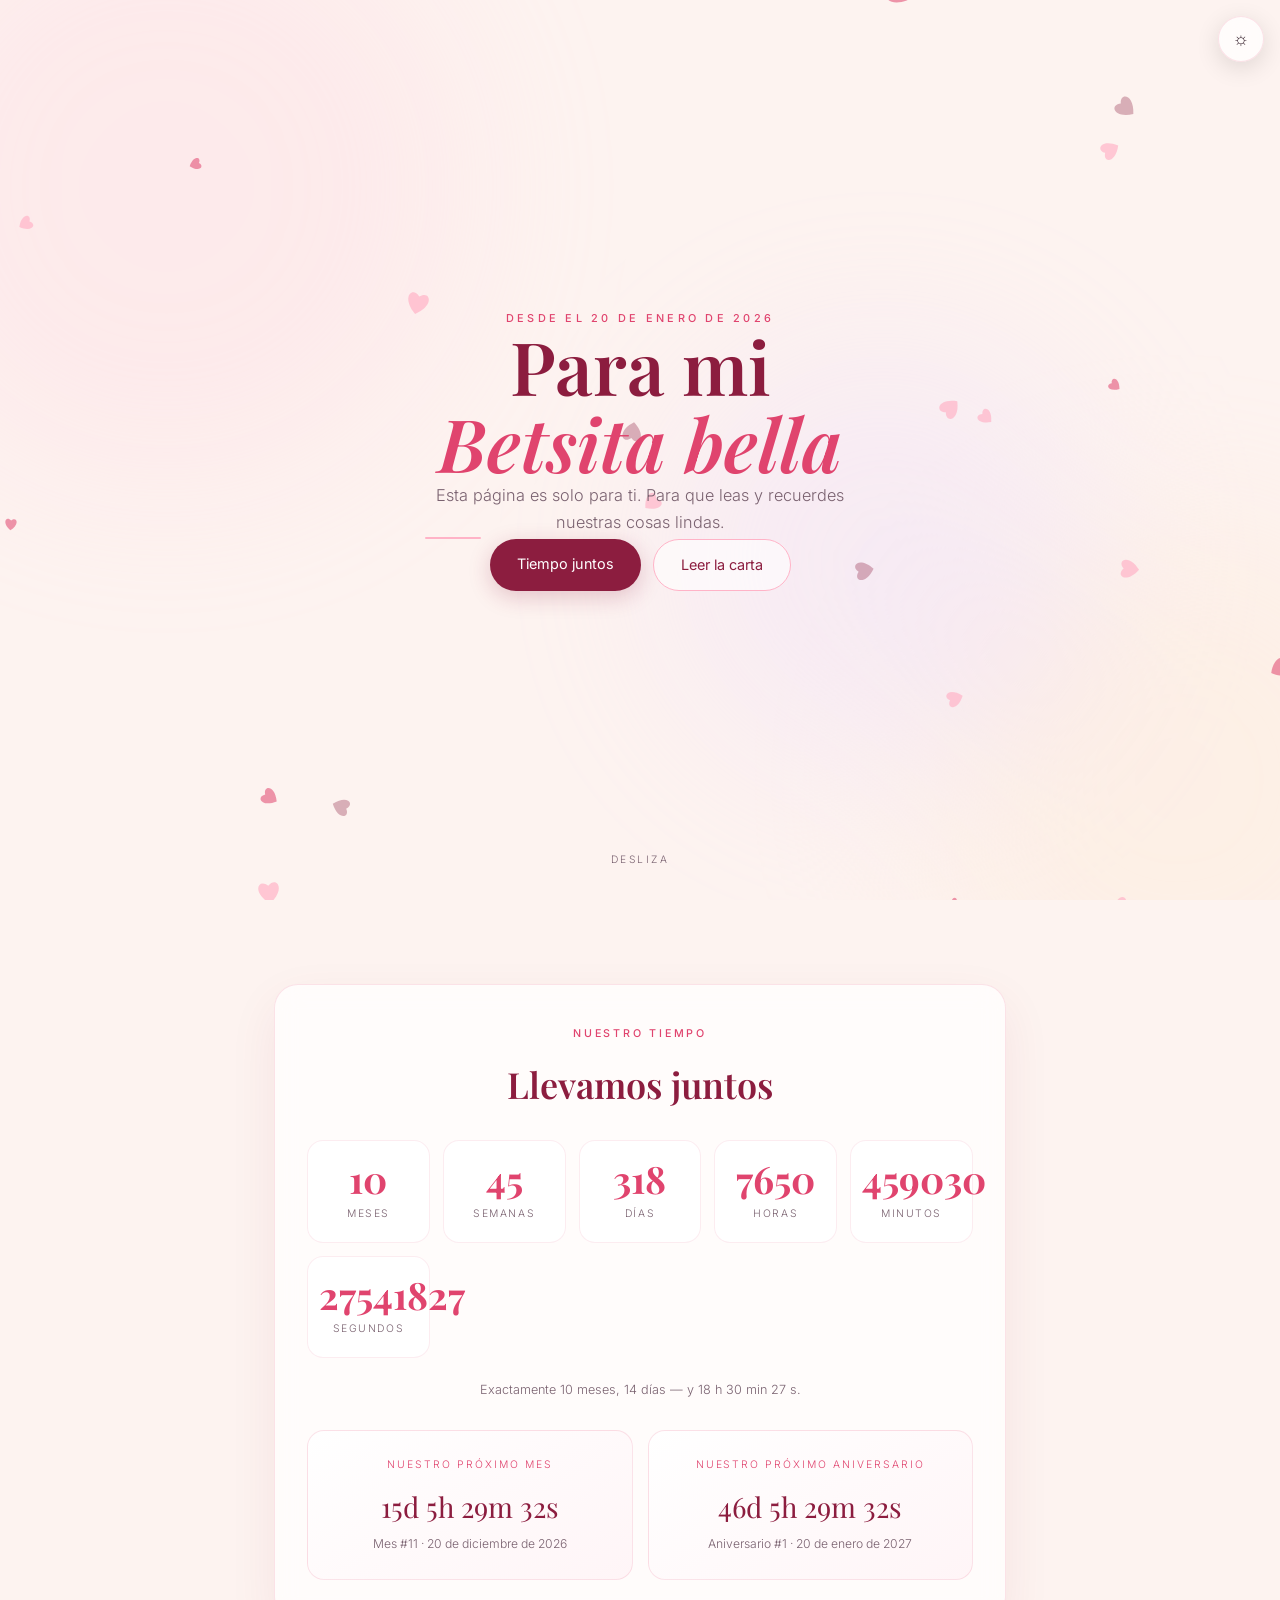
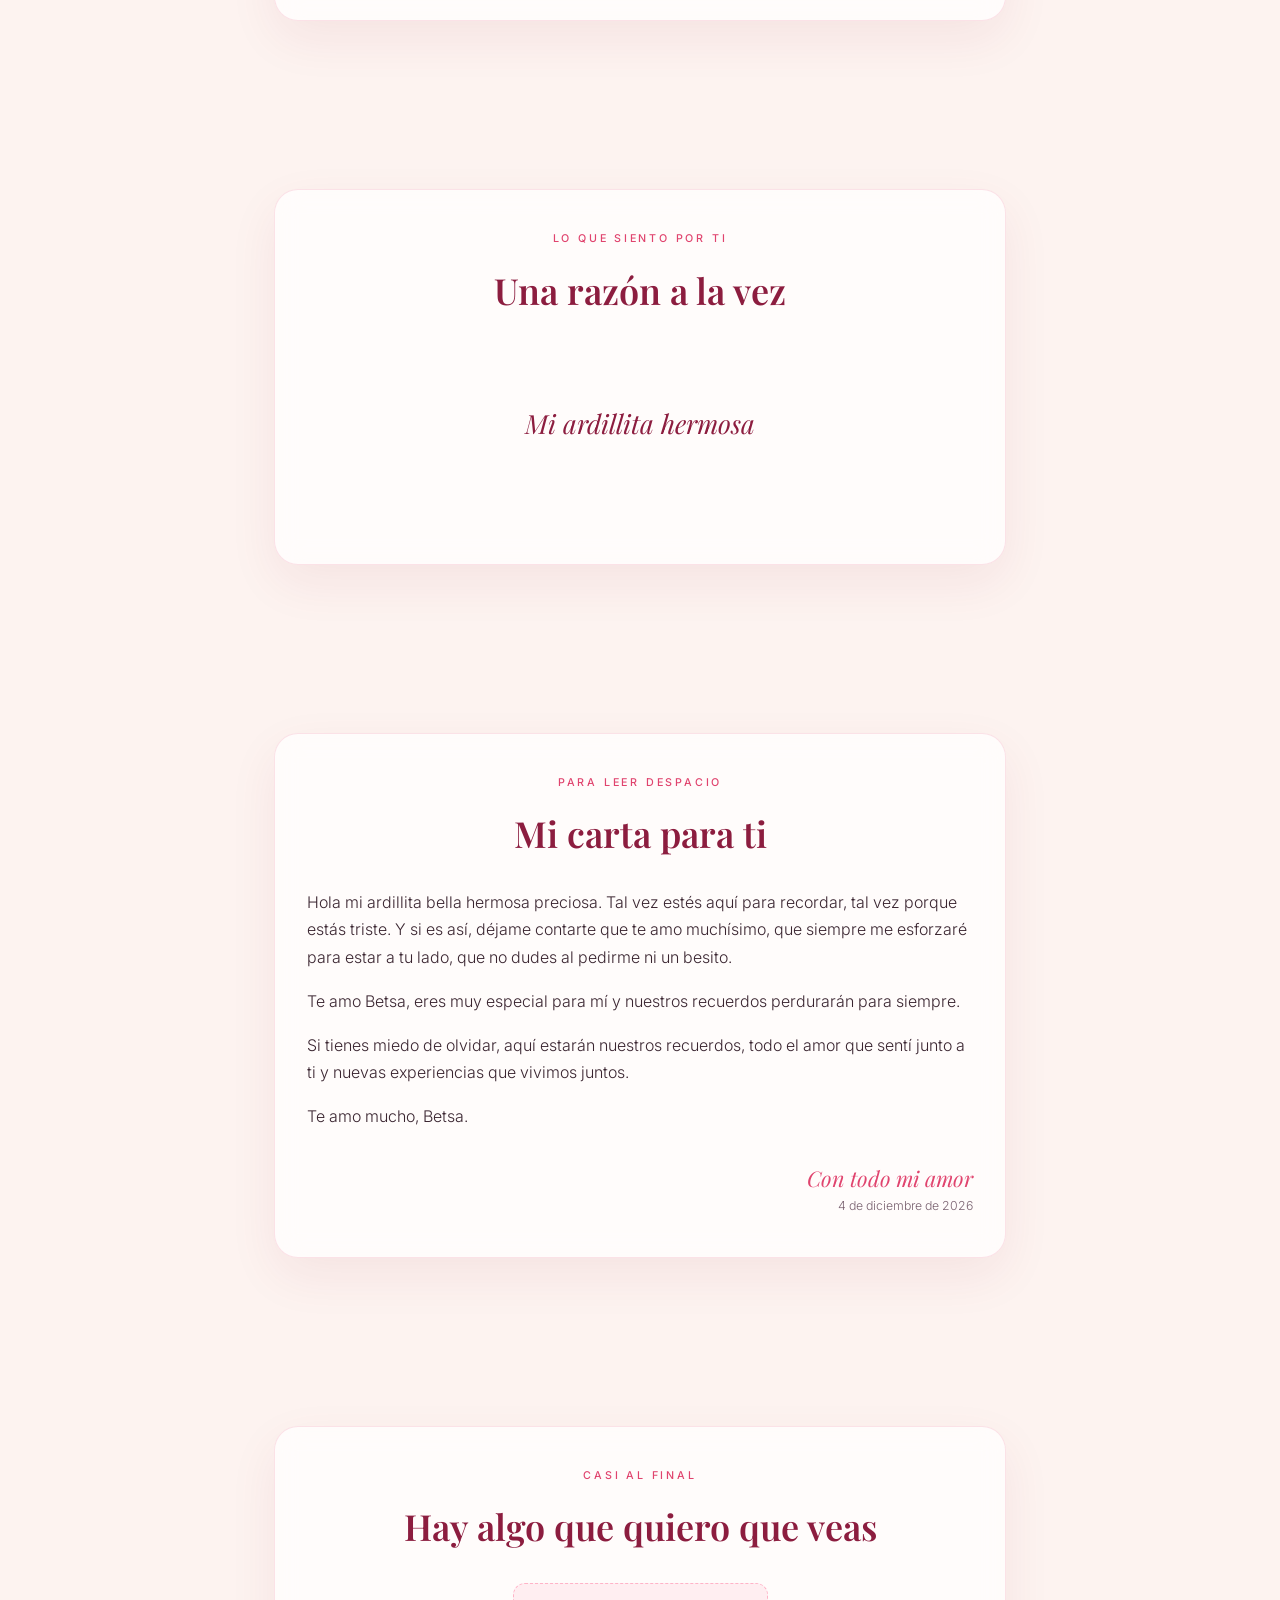
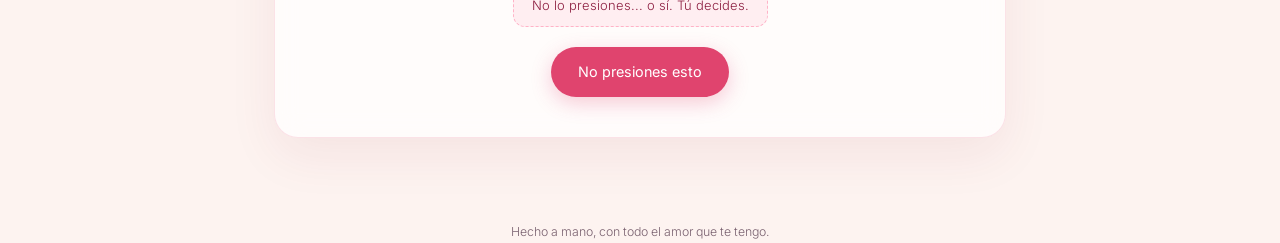
<file: index.html>
<!DOCTYPE html>
<html lang="es" data-tema="dia">
<head>
<meta charset="UTF-8">
<meta name="viewport" content="width=device-width, initial-scale=1.0">
<title>Para Betsa</title>

<!-- Lo que se ve al compartir el link (WhatsApp, etc.) -->
<meta name="description" content="Una página hecha a mano, solo para ti.">
<meta property="og:type" content="website">
<meta property="og:title" content="Para Betsa">
<meta property="og:description" content="Una página hecha a mano, solo para ti.">
<meta property="og:locale" content="es_CL">
<meta name="theme-color" content="#fdf3f0">

<link rel="preconnect" href="https://fonts.googleapis.com">
<link rel="preconnect" href="https://fonts.gstatic.com" crossorigin>
<link href="https://fonts.googleapis.com/css2?family=Playfair+Display:ital,wght@0,600;1,600&family=Inter:wght@300;400;500&family=Cormorant+Garamond:ital,wght@0,600;1,600&family=Outfit:wght@200;300;400;500&display=swap" rel="stylesheet">

<!-- Anti-parpadeo: aplica el tema guardado ANTES de pintar nada -->
<script>
(function () {
  try {
    var guardado = localStorage.getItem("betsa-tema");
    if (guardado) {
      document.documentElement.dataset.tema = guardado;
    } else if (window.matchMedia && window.matchMedia("(prefers-color-scheme: dark)").matches) {
      document.documentElement.dataset.tema = "noche";
    }
  } catch (e) { /* localStorage bloqueado: se queda en dia */ }
})();
</script>

<style>
/* ==========================================================================
   TEMA DIA (por defecto)
   ========================================================================== */
:root{
  --vino:#8c1d3f; --rosa:#e0446e; --rosa-claro:#ffb3c7;
  --fondo:#fdf3f0; --carbon:#3a2530; --gris:#7a6270;
  --tarjeta:rgba(255,255,255,.74); --tarjeta-borde:rgba(224,68,110,.14);
  --dato-fondo:#fff; --dato-borde:rgba(224,68,110,.1);
  --reg-fondo:linear-gradient(150deg,#fff,#fff5f7);
  --aviso-fondo:rgba(255,179,199,.2);
  --aviso-borde:var(--rosa-claro); --aviso-texto:var(--vino);
  --titulo-color:var(--vino); --texto-carta:var(--carbon);
  --sombra:0 18px 50px rgba(140,29,63,.07);
  --btn-fantasma-fondo:rgba(255,255,255,.6);
  --aurora-opacidad:.5; --estrellas-opacidad:0;
  --acento-degradado:none; --acento-color:var(--rosa);
  --tipo-titulo:"Playfair Display",Georgia,serif;
  --tipo-cuerpo:Inter,system-ui,sans-serif;
}

/* ==========================================================================
   TEMA NOCHE — sobrescribe solo las variables
   ========================================================================== */
[data-tema="noche"]{
  --vino:#ff6b9d; --rosa:#ff6b9d; --rosa-claro:#c9316b;
  --fondo:#0d0810; --carbon:#f4eaf0; --gris:#a893a6;
  --tarjeta:rgba(255,255,255,.045); --tarjeta-borde:rgba(255,120,160,.2);
  --dato-fondo:rgba(255,255,255,.03); --dato-borde:rgba(255,255,255,.07);
  --reg-fondo:linear-gradient(160deg,rgba(255,107,157,.09),rgba(255,255,255,.02));
  --aviso-fondo:rgba(255,107,157,.07);
  --aviso-borde:rgba(255,120,160,.3); --aviso-texto:#ff9ec0;
  --titulo-color:#fff; --texto-carta:#e8dbe4;
  --sombra:0 20px 60px rgba(0,0,0,.5);
  --btn-fantasma-fondo:rgba(255,255,255,.03);
  --aurora-opacidad:0; --estrellas-opacidad:.5;
  --acento-color:#ff6b9d;
  --tipo-titulo:"Cormorant Garamond",Georgia,serif;
  --tipo-cuerpo:Outfit,system-ui,sans-serif;
}

/* RESET */
*{margin:0;padding:0;box-sizing:border-box}
html{scroll-behavior:smooth}

body{
  font-family:var(--tipo-cuerpo);font-weight:300;background:var(--fondo);color:var(--carbon);
  line-height:1.7;overflow-x:hidden;-webkit-font-smoothing:antialiased;
  transition:background .45s ease,color .45s ease;
}

/* --- FONDO DIA: aurora --- */
.aurora{position:fixed;inset:0;z-index:0;pointer-events:none;overflow:hidden;opacity:var(--aurora-opacidad);transition:opacity .45s ease}
.aurora i{position:absolute;display:block;border-radius:50%;filter:blur(80px);opacity:.5;animation:flotar 18s ease-in-out infinite alternate}
.aurora i:nth-child(1){width:46vw;height:46vw;background:#ffd0dd;top:-12%;left:-10%}
.aurora i:nth-child(2){width:40vw;height:40vw;background:#ffe6c9;bottom:-15%;right:-12%;animation-delay:-6s}
.aurora i:nth-child(3){width:34vw;height:34vw;background:#e8d5ff;top:38%;left:52%;animation-delay:-11s}
@keyframes flotar{from{transform:translate3d(0,0,0) scale(1)}to{transform:translate3d(4%,-6%,0) scale(1.15)}}

/* --- FONDO NOCHE: estrellas --- */
.estrellas{position:fixed;inset:0;z-index:0;pointer-events:none;overflow:hidden;opacity:var(--estrellas-opacidad);transition:opacity .45s ease;
  background:radial-gradient(120% 80% at 50% -10%, #2a1226 0%, transparent 60%),
             radial-gradient(90% 70% at 85% 110%, #3a1030 0%, transparent 55%)}
.estrellas::after{content:"";position:absolute;inset:0;
  background-image:radial-gradient(1.2px 1.2px at 20% 30%,#fff,transparent),
    radial-gradient(1px 1px at 70% 15%,#ffd9e6,transparent),
    radial-gradient(1.4px 1.4px at 45% 65%,#fff,transparent),
    radial-gradient(1px 1px at 88% 45%,#ffe4ee,transparent),
    radial-gradient(1.1px 1.1px at 12% 80%,#fff,transparent),
    radial-gradient(1px 1px at 60% 88%,#ffc9dd,transparent),
    radial-gradient(1.3px 1.3px at 33% 12%,#fff,transparent),
    radial-gradient(1px 1px at 78% 72%,#fff,transparent);
  animation:centellear 5s ease-in-out infinite alternate}
@keyframes centellear{from{opacity:.28}to{opacity:.6}}

canvas#petalos{position:fixed;inset:0;z-index:0;pointer-events:none;transition:opacity .45s ease}

.wrap{position:relative;z-index:2;max-width:780px;margin:0 auto;padding:0 24px}

/* --- BOTON TEMA --- */
.toggle{
  position:fixed;top:16px;right:16px;z-index:20;
  width:46px;height:46px;border-radius:50%;cursor:pointer;
  display:flex;align-items:center;justify-content:center;font-size:1.15rem;
  background:var(--tarjeta);border:1px solid var(--tarjeta-borde);color:var(--carbon);
  backdrop-filter:blur(10px);box-shadow:0 6px 24px rgba(0,0,0,.12);
  transition:transform .3s,box-shadow .3s,background .45s,border-color .45s,color .45s;
}
.toggle:hover{transform:translateY(-2px);box-shadow:0 0 0 4px rgba(224,68,110,.15),0 10px 28px rgba(140,29,63,.2)}
.toggle:active{transform:scale(.94)}
.toggle:focus-visible{outline:2px solid var(--rosa);outline-offset:3px}
/* El sol solo se ve de dia; la luna, de noche */
.toggle .icono-dia{display:none}
.toggle .icono-noche{display:inline}
[data-tema="dia"] .toggle .icono-dia{display:inline}
[data-tema="dia"] .toggle .icono-noche{display:none}

/* HERO */
.hero{min-height:100svh;display:flex;flex-direction:column;align-items:center;justify-content:center;text-align:center;gap:20px}
.kicker{font-size:.68rem;letter-spacing:.3em;text-transform:uppercase;color:var(--acento-color);font-weight:500;opacity:0;animation:subir .9s .15s forwards}
.hero h1{
  font-family:var(--tipo-titulo);font-weight:600;
  font-size:clamp(2.5rem,10vw,4.6rem);line-height:1.05;color:var(--titulo-color);
  opacity:0;animation:subir .9s .3s forwards
}
.hero h1 em{font-style:italic;color:var(--rosa);display:block}
[data-tema="noche"] .hero h1{
  background:linear-gradient(180deg,#fff,#ff9ec0);-webkit-background-clip:text;background-clip:text;
  -webkit-text-fill-color:transparent;color:#fff
}
.hero .sub{max-width:43ch;color:var(--gris);font-size:1.02rem;opacity:0;animation:subir .9s .45s forwards}
.linea{width:56px;height:2px;background:var(--rosa-claro);border-radius:2px;opacity:0;animation:subir .9s .6s forwards}
.acciones{display:flex;gap:12px;flex-wrap:wrap;justify-content:center;opacity:0;animation:subir .9s .75s forwards}

.btn{display:inline-block;text-decoration:none;font-size:.9rem;font-weight:400;
  padding:13px 27px;border-radius:100px;transition:transform .3s,box-shadow .3s,background .3s,border-color .3s}
.btn-primario{background:var(--vino);color:#fff;box-shadow:0 6px 22px rgba(140,29,63,.22)}
.btn-primario:hover{transform:translateY(-2px);box-shadow:0 0 0 4px rgba(224,68,110,.18),0 12px 32px rgba(140,29,63,.32)}
.btn-fantasma{color:var(--vino);border:1.5px solid var(--rosa-claro);background:var(--btn-fantasma-fondo)}
.btn-fantasma:hover{background:var(--tarjeta);box-shadow:0 0 0 4px rgba(224,68,110,.14)}
.pista{position:absolute;bottom:32px;font-size:.64rem;letter-spacing:.24em;text-transform:uppercase;color:var(--gris);opacity:0;animation:subir .9s 1.05s forwards}

/* SECCIONES */
section{padding:84px 0;scroll-margin-top:20px}
.panel{
  background:var(--tarjeta);border:1px solid var(--tarjeta-borde);border-radius:24px;padding:40px 32px;
  backdrop-filter:blur(14px);box-shadow:var(--sombra);text-align:center;
  transition:background .45s,border-color .45s,box-shadow .45s;
}
.etiqueta{font-size:.67rem;letter-spacing:.26em;text-transform:uppercase;color:var(--acento-color);font-weight:500}
.panel h2{font-family:var(--tipo-titulo);font-weight:600;font-size:clamp(1.6rem,5.2vw,2.25rem);color:var(--titulo-color);margin:11px 0 25px}

/* DATOS */
.rejilla{display:grid;grid-template-columns:repeat(auto-fit,minmax(118px,1fr));gap:13px}
.dato{background:var(--dato-fondo);border:1px solid var(--dato-borde);border-radius:16px;padding:19px 11px;
  transition:border-color .3s,box-shadow .3s,background .45s}
.dato:hover{border-color:var(--rosa-claro);box-shadow:0 0 22px rgba(224,68,110,.16)}
.dato b{display:block;font-family:var(--tipo-titulo);font-size:clamp(1.7rem,6.2vw,2.35rem);line-height:1;color:var(--rosa)}
[data-tema="noche"] .dato b{background:linear-gradient(180deg,#fff,#ff9ec0);-webkit-background-clip:text;background-clip:text;-webkit-text-fill-color:transparent}
.dato span{display:block;font-size:.65rem;letter-spacing:.15em;text-transform:uppercase;color:var(--gris);margin-top:7px}
.nota{font-size:.79rem;color:var(--gris);margin-top:21px}

/* REGRESIVOS */
.regresivos{display:grid;grid-template-columns:repeat(auto-fit,minmax(220px,1fr));gap:15px;margin-top:8px}
.regresivo{background:var(--reg-fondo);border:1px solid var(--tarjeta-borde);border-radius:17px;padding:25px 19px;
  transition:background .45s,border-color .45s}
.regresivo .titulo{font-size:.65rem;letter-spacing:.19em;text-transform:uppercase;color:var(--acento-color)}
.regresivo .tiempo{font-family:var(--tipo-titulo);font-size:1.75rem;color:var(--titulo-color);margin:9px 0 3px;font-variant-numeric:tabular-nums}
.regresivo .pie{font-size:.76rem;color:var(--gris)}

/* FRASE */
.frase-caja{position:relative;min-height:155px;display:flex;align-items:center;justify-content:center;padding:8px}
.frase-caja::before,.frase-caja::after{
  font-family:var(--tipo-titulo);font-size:3.2rem;color:var(--rosa);opacity:0;line-height:0;
  position:absolute;transition:opacity .45s ease}
[data-tema="noche"] .frase-caja::before,[data-tema="noche"] .frase-caja::after{opacity:.3}
.frase-caja::before{content:"«";top:12px;left:0}
.frase-caja::after{content:"»";bottom:-6px;right:0}
#frase{font-family:var(--tipo-titulo);font-style:italic;font-size:clamp(1.15rem,4.5vw,1.65rem);
  color:var(--titulo-color);line-height:1.55;transition:opacity .55s ease,transform .55s ease}
#frase.saliendo{opacity:0;transform:translateY(-8px)}
.puntos{display:flex;gap:6px;justify-content:center;margin-top:23px;flex-wrap:wrap}
.puntos i{width:5px;height:5px;border-radius:50%;background:var(--rosa-claro);transition:all .4s}
.puntos i.on{background:var(--rosa);transform:scale(1.5)}
[data-tema="noche"] .puntos i.on{box-shadow:0 0 10px var(--rosa)}

/* CARTA */
.carta-texto{text-align:left;display:grid;gap:17px;color:var(--texto-carta);font-size:1rem}
.carta-texto p{padding-left:0}
[data-tema="noche"] .carta-texto p{border-left:2px solid rgba(255,107,157,.28);padding-left:16px}
.firma{font-family:var(--tipo-titulo);font-style:italic;font-size:1.35rem;color:var(--rosa);text-align:right;margin-top:29px}
.fecha-carta{text-align:right;font-size:.77rem;color:var(--gris)}

/* SECRETO */
.aviso{display:inline-block;background:var(--aviso-fondo);border:1px dashed var(--aviso-borde);color:var(--aviso-texto);
  font-size:.81rem;padding:10px 18px;border-radius:12px;margin-bottom:20px;transition:background .45s,color .45s,border-color .45s}
.btn-secreto{background:var(--rosa);color:#fff;box-shadow:0 6px 20px rgba(224,68,110,.28)}
.btn-secreto:hover{transform:translateY(-2px);box-shadow:0 0 0 4px rgba(224,68,110,.2),0 12px 32px rgba(224,68,110,.36)}
[data-tema="noche"] .btn-secreto{box-shadow:0 0 28px rgba(255,107,157,.35)}
[data-tema="noche"] .btn-secreto:hover{box-shadow:0 0 0 4px rgba(255,107,157,.16),0 0 44px rgba(255,107,157,.6)}

footer{text-align:center;padding:48px 20px;font-size:.77rem;color:var(--gris);position:relative;z-index:2}

@keyframes subir{from{opacity:0;transform:translateY(22px)}to{opacity:1;transform:translateY(0)}}
@media (prefers-reduced-motion:reduce){
  *{animation:none!important;transition:none!important}
  .aurora i{animation:none}
}
@media(max-width:520px){
  section{padding:62px 0}
  .panel{padding:30px 20px;border-radius:20px}
  .hero{gap:17px}
  .toggle{top:12px;right:12px;width:42px;height:42px}
}
</style>
</head>
<body>

<!-- Fondos (uno se muestra segun el tema) -->
<div class="aurora"><i></i><i></i><i></i></div>
<div class="estrellas"></div>
<canvas id="petalos"></canvas>

<button class="toggle" id="toggleTema" type="button"
        aria-label="Cambiar entre modo día y noche" title="Modo día / noche">
  <span class="icono-dia" aria-hidden="true">&#9788;</span>
  <span class="icono-noche" aria-hidden="true">&#9789;</span>
</button>

<header class="hero">
  <div class="wrap">
    <p class="kicker">Desde el 20 de enero de 2026</p>
    <h1>Para mi <em>Betsita bella</em></h1>
    <p class="sub">Esta página es solo para ti. Para que leas y recuerdes nuestras cosas lindas.</p>
    <div class="linea"></div>
    <div class="acciones">
      <a href="#tiempo" class="btn btn-primario">Tiempo juntos</a>
      <a href="#carta" class="btn btn-fantasma">Leer la carta</a>
    </div>
  </div>
  <span class="pista">desliza</span>
</header>

<main class="wrap">

  <section id="tiempo">
    <div class="panel">
      <p class="etiqueta">Nuestro tiempo</p>
      <h2>Llevamos juntos</h2>
      <div class="rejilla">
        <div class="dato"><b id="d-meses">—</b><span>meses</span></div>
        <div class="dato"><b id="d-semanas">—</b><span>semanas</span></div>
        <div class="dato"><b id="d-dias">—</b><span>días</span></div>
        <div class="dato"><b id="d-horas">—</b><span>horas</span></div>
        <div class="dato"><b id="d-min">—</b><span>minutos</span></div>
        <div class="dato"><b id="d-seg">—</b><span>segundos</span></div>
      </div>
      <p class="nota" id="notaTiempo">—</p>

      <div class="regresivos" style="margin-top:30px">
        <div class="regresivo">
          <p class="titulo">Nuestro próximo mes</p>
          <p class="tiempo" id="regresivoMensual">—</p>
          <p class="pie" id="pieMensual"></p>
        </div>
        <div class="regresivo">
          <p class="titulo">Nuestro próximo aniversario</p>
          <p class="tiempo" id="regresivoAnual">—</p>
          <p class="pie" id="pieAnual"></p>
        </div>
      </div>
    </div>
  </section>

  <section id="frases">
    <div class="panel">
      <p class="etiqueta">Lo que siento por ti</p>
      <h2>Una razón a la vez</h2>
      <div class="frase-caja"><p id="frase">—</p></div>
      <div class="puntos" id="puntos"></div>
    </div>
  </section>

  <section id="carta">
    <div class="panel">
      <p class="etiqueta">Para leer despacio</p>
      <h2>Mi carta para ti</h2>
      <div class="carta-texto" id="cartaTexto"></div>
      <p class="firma" id="cartaFirma"></p>
      <p class="fecha-carta" id="cartaFecha"></p>
    </div>
  </section>

  <section id="secreto">
    <div class="panel">
      <p class="etiqueta">Casi al final</p>
      <h2>Hay algo que quiero que veas</h2>
      <p class="aviso">No lo presiones... o sí. Tú decides.</p><br>
      <a href="NO.html" class="btn btn-secreto">No presiones esto</a>
    </div>
  </section>

</main>

<footer class="wrap">Hecho a mano, con todo el amor que te tengo.</footer>

<script src="js/config.js"></script>
<script src="js/tema.js"></script>
<script src="js/tiempo.js"></script>
<script src="js/frases.js"></script>
<script src="js/carta.js"></script>
<script src="js/particulas.js"></script>
</body>
</html>
</file>
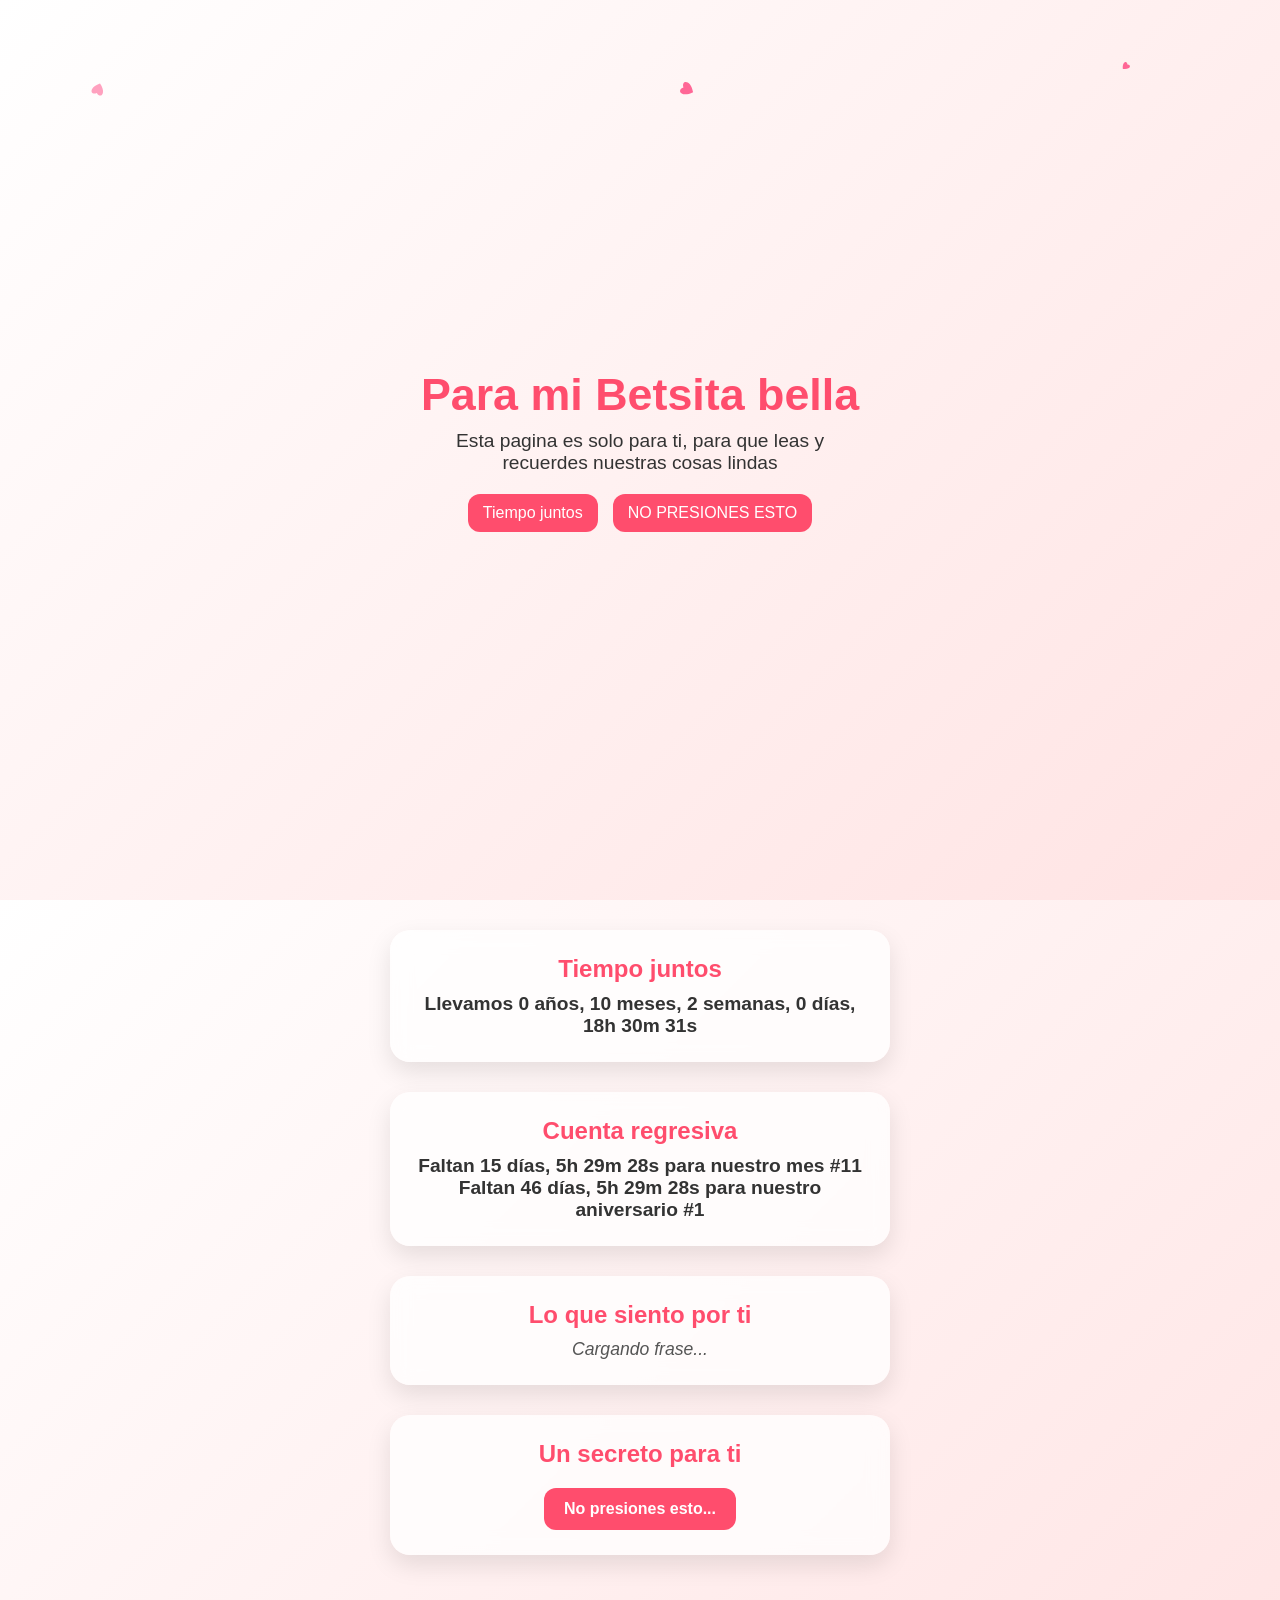
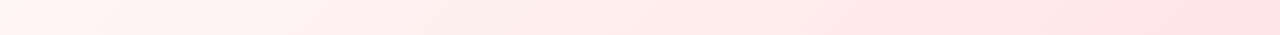
<file: frontend/index.html>
<!DOCTYPE html>
<html lang="en">
<head>
    <meta charset="UTF-8">
    <meta name="viewport" content="width=device-width, initial-scale=1.0">
    <title>para el amor de mi vida</title>
    <link rel="stylesheet" href="style.css">
</head>
<body>
    <canvas id="petalos"></canvas>
    <header class="hero">
    <h1>Para mi Betsita bella</h1>
    <p>Esta pagina es solo para ti, para que leas y recuerdes nuestras cosas lindas</p>
    <div class="botones">
        <a href="#tiempo">Tiempo juntos</a>
        <a href="#no">NO PRESIONES ESTO</a>
    </div>
    </header>

    <section class="tiempojuntos" id="tiempo">
        <h2>Tiempo juntos</h2>
        <p id="contador">
            espeda mi amod
        </p>
    </section>

<section>
    <h2>Cuenta regresiva</h2>

    <p id="regresivoMensual"></p>
    <p id="regresivoAnual"></p>
</section>

<section class="loQueSientoPorTi">
     <h2>Lo que siento por ti</h2>

    <p id="frase">
        Cargando frase...
    </p>
</section>

<section id="no">
    <h2>Un secreto para ti</h2>

    <a href="NO.html">No presiones esto...</a>
</section>
    <footer>

    </footer>
    <script src="js/time.js"></script>
    <script src="js/loquesiento.js"></script>
    <script src="js/canvas.js"></script>
</body>
</html>
</file>
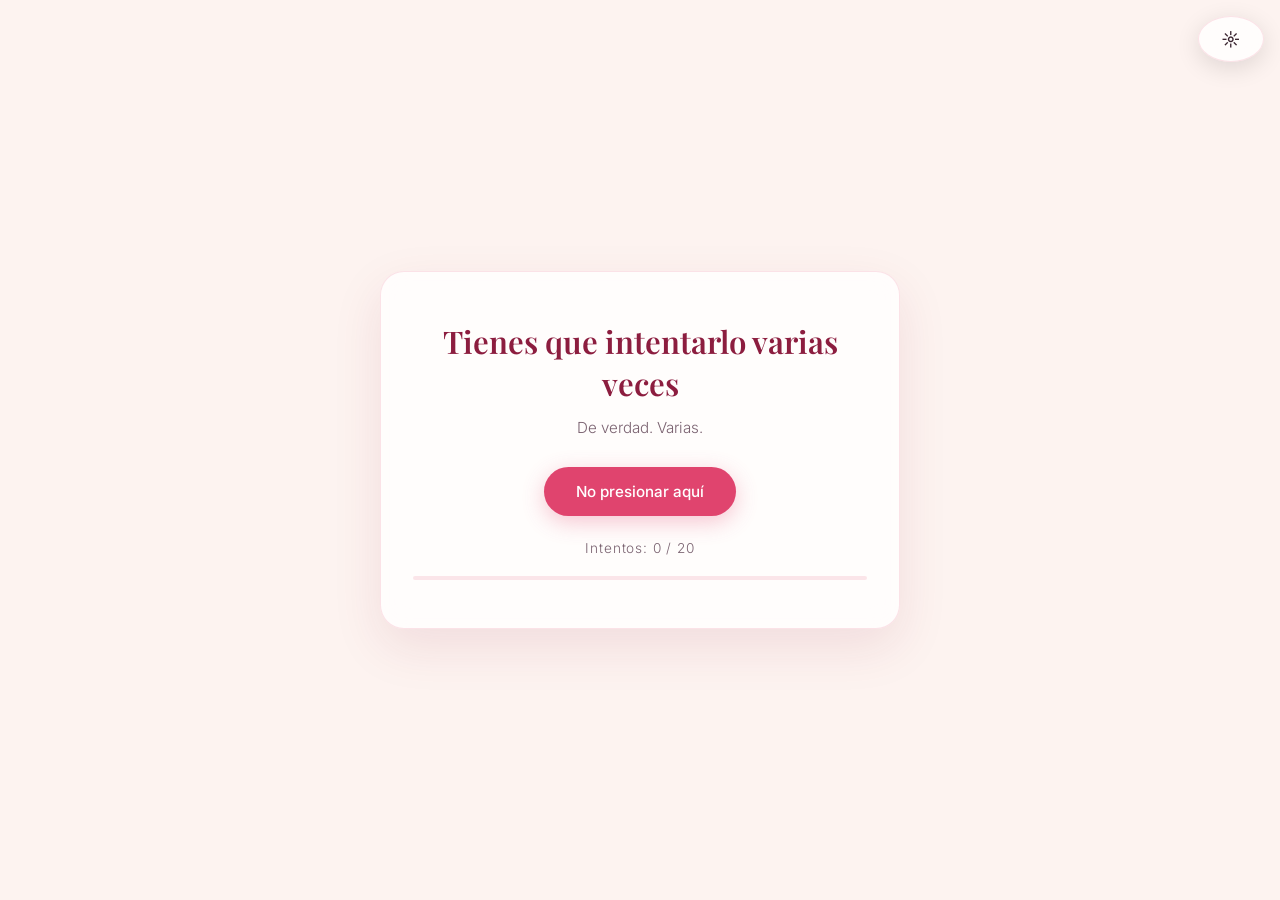
<file: NO.html>
<!DOCTYPE html>
<html lang="es" data-tema="dia">
<head>
<meta charset="UTF-8">
<meta name="viewport" content="width=device-width, initial-scale=1.0">
<title>Hay algo aquí — Para Betsa</title>
<meta name="description" content="Insististe. Ahora mira lo que hay aquí.">
<meta name="theme-color" content="#fdf3f0">
<link rel="preconnect" href="https://fonts.googleapis.com">
<link rel="preconnect" href="https://fonts.gstatic.com" crossorigin>
<link href="https://fonts.googleapis.com/css2?family=Playfair+Display:ital,wght@0,600;1,600&family=Inter:wght@300;400;500&family=Cormorant+Garamond:ital,wght@0,600;1,600&family=Outfit:wght@200;300;400;500&display=swap" rel="stylesheet">

<script>
(function () {
  try {
    var guardado = localStorage.getItem("betsa-tema");
    if (guardado) document.documentElement.dataset.tema = guardado;
    else if (window.matchMedia && window.matchMedia("(prefers-color-scheme: dark)").matches) document.documentElement.dataset.tema = "noche";
  } catch (e) {}
})();
</script>

<style>
:root{
  --vino:#8c1d3f; --rosa:#e0446e; --rosa-claro:#ffb3c7;
  --fondo:#fdf3f0; --carbon:#3a2530; --gris:#7a6270;
  --tarjeta:rgba(255,255,255,.78); --tarjeta-borde:rgba(224,68,110,.14);
  --titulo-color:var(--vino);
  --tipo-titulo:"Playfair Display",Georgia,serif;
  --tipo-cuerpo:Inter,system-ui,sans-serif;
}
[data-tema="noche"]{
  --vino:#ff6b9d; --rosa:#ff6b9d; --rosa-claro:#c9316b;
  --fondo:#0d0810; --carbon:#f4eaf0; --gris:#a893a6;
  --tarjeta:rgba(255,255,255,.05); --tarjeta-borde:rgba(255,120,160,.22);
  --titulo-color:#fff;
  --tipo-titulo:"Cormorant Garamond",Georgia,serif;
  --tipo-cuerpo:Outfit,system-ui,sans-serif;
}
*{margin:0;padding:0;box-sizing:border-box}
body{
  font-family:var(--tipo-cuerpo);font-weight:300;background:var(--fondo);color:var(--carbon);
  min-height:100svh;display:flex;align-items:center;justify-content:center;padding:24px;
  -webkit-font-smoothing:antialiased;transition:background .45s ease,color .45s ease;
}
#confetti{position:fixed;inset:0;z-index:1;pointer-events:none}
.toggle{
  position:fixed;top:16px;right:16px;z-index:20;width:46px;height:46px;border-radius:50%;
  cursor:pointer;display:flex;align-items:center;justify-content:center;font-size:1.15rem;
  background:var(--tarjeta);border:1px solid var(--tarjeta-borde);color:var(--carbon);
  backdrop-filter:blur(10px);box-shadow:0 6px 24px rgba(0,0,0,.12);
  transition:transform .3s,box-shadow .3s,background .45s,border-color .45s,color .45s;
}
.toggle:hover{transform:translateY(-2px);box-shadow:0 0 0 4px rgba(224,68,110,.15)}
.toggle .icono-dia{display:none}
[data-tema="dia"] .toggle .icono-dia{display:inline}
[data-tema="dia"] .toggle .icono-noche{display:none}

.contenido{
  position:relative;z-index:2;text-align:center;max-width:520px;width:100%;
  background:var(--tarjeta);border:1px solid var(--tarjeta-borde);border-radius:24px;
  padding:48px 32px;backdrop-filter:blur(14px);
  box-shadow:0 18px 50px rgba(140,29,63,.1);
  transition:opacity .5s ease,transform .5s ease,background .45s,border-color .45s;
}
.contenido.oculto{opacity:0;transform:scale(.92);pointer-events:none}
h2{font-family:var(--tipo-titulo);font-weight:600;font-size:clamp(1.4rem,5.6vw,1.95rem);color:var(--titulo-color);margin-bottom:14px}
.sub{color:var(--gris);font-size:.95rem;margin-bottom:30px}
button{
  font-family:var(--tipo-cuerpo);font-size:.95rem;font-weight:500;
  background:var(--rosa);color:#fff;border:none;padding:15px 32px;border-radius:100px;cursor:pointer;
  box-shadow:0 6px 22px rgba(224,68,110,.3);
  transition:transform .25s,box-shadow .3s,background .3s;
}
button:hover{transform:translateY(-2px);box-shadow:0 0 0 4px rgba(224,68,110,.2),0 12px 32px rgba(224,68,110,.4)}
button:active{transform:scale(.96)}
#contadorClicks{margin-top:24px;font-size:.85rem;color:var(--gris);letter-spacing:.06em;min-height:1.4em}
.barra{width:100%;height:4px;border-radius:4px;background:rgba(224,68,110,.13);margin-top:16px;overflow:hidden}
.barra i{display:block;height:100%;width:0;border-radius:4px;background:linear-gradient(90deg,var(--rosa-claro),var(--rosa));transition:width .35s ease}

.card{
  position:fixed;top:50%;left:50%;z-index:3;
  transform:translate(-50%,-50%) scale(.3);opacity:0;
  width:88%;max-width:420px;padding:44px 32px;text-align:center;
  background:var(--tarjeta);border:1px solid var(--tarjeta-borde);border-radius:26px;
  backdrop-filter:blur(16px);box-shadow:0 24px 60px rgba(140,29,63,.25);
  transition:transform .65s cubic-bezier(.2,.9,.3,1.3),opacity .6s ease,background .45s;
}
.card.activa{transform:translate(-50%,-50%) scale(1);opacity:1}
.card h2{font-size:clamp(1.9rem,8vw,2.8rem);margin-bottom:12px}
.card p{color:var(--gris);font-size:.95rem}
.corazon{font-size:2.4rem;display:block;margin-bottom:10px;animation:latir 1.4s ease-in-out infinite}
@keyframes latir{0%,100%{transform:scale(1)}14%{transform:scale(1.16)}28%{transform:scale(1)}42%{transform:scale(1.12)}}
@media (prefers-reduced-motion:reduce){*{animation:none!important;transition:none!important}}
</style>
</head>
<body>

<canvas id="confetti"></canvas>

<button class="toggle" id="toggleTema" type="button" aria-label="Cambiar modo día y noche">
  <span class="icono-dia" aria-hidden="true">&#9788;</span>
  <span class="icono-noche" aria-hidden="true">&#9789;</span>
</button>

<section id="pantallaInicial" class="contenido">
  <h2>Tienes que intentarlo varias veces</h2>
  <p class="sub">De verdad. Varias.</p>
  <button id="btnPresionar" type="button">No presionar aquí</button>
  <p id="contadorClicks">Intentos: 0 / 20</p>
  <div class="barra"><i id="barraProgreso"></i></div>
</section>

<div id="cardFinal" class="card">
  <span class="corazon" aria-hidden="true">&#10084;</span>
  <h2>TE AMOOOOOO</h2>
  <p>Sabía que ibas a insistir. Por eso lo hice.</p>
</div>

<script src="js/config.js"></script>
<script src="js/tema.js"></script>
<script src="js/secreto.js"></script>

</body>
</html>
</file>
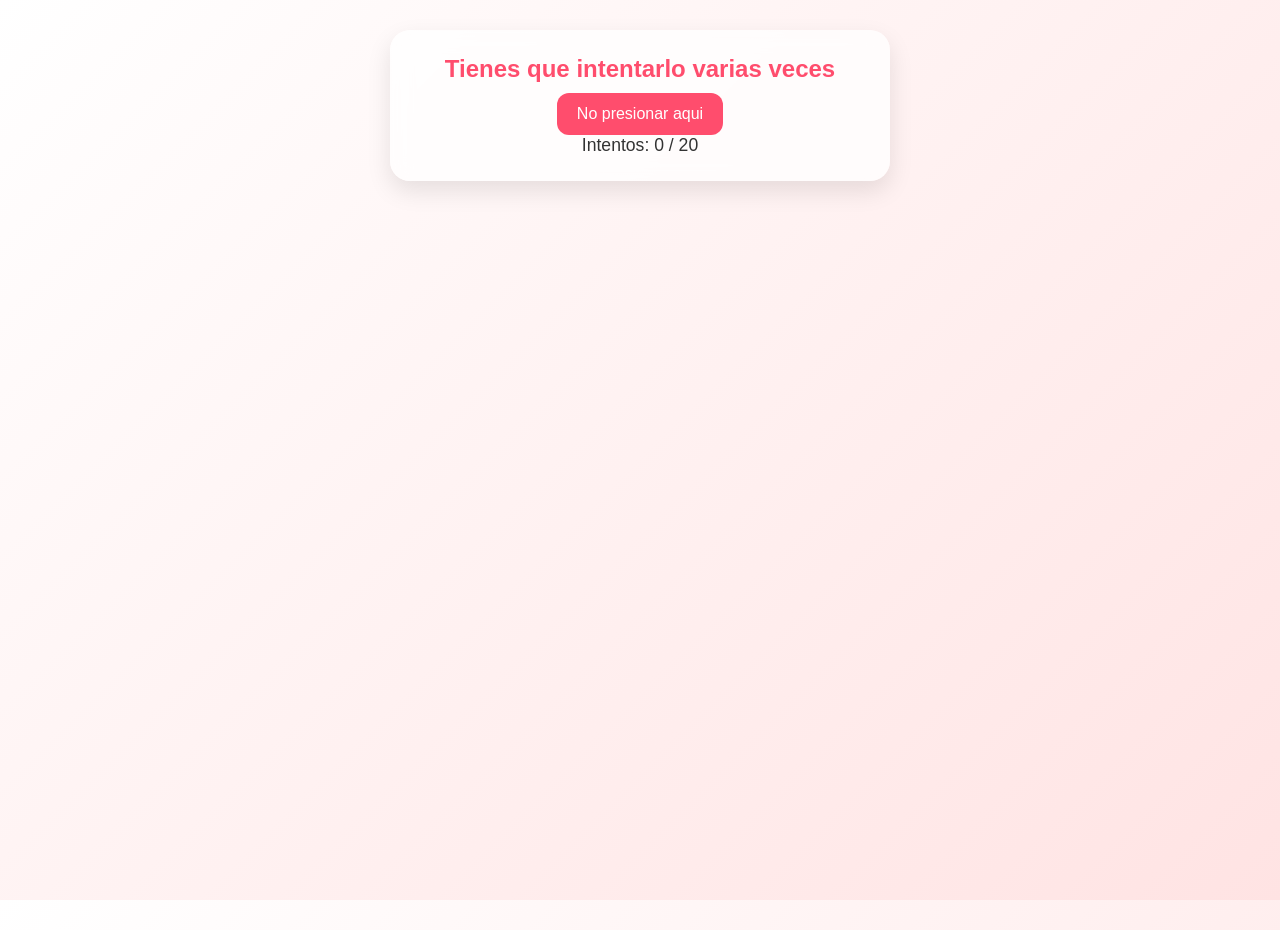
<file: frontend/NO.html>
<!DOCTYPE html>
<html lang="en">
<head>
    <meta charset="UTF-8">
    <meta name="viewport" content="width=device-width, initial-scale=1.0">
    <title>Document</title>
    <link rel="stylesheet" href="style.css">
</head>
<body>

<section id="pantallaInicial" class="contenido">
    <h2>Tienes que intentarlo varias veces</h2>

    <button onclick="contarClicks()">No presionar aqui</button>

    <p id="contadorClicks">Intentos: 0 / 20</p>
</section>

<div id="cardFinal" class="card" style="display: none;">
    <h2>TE AMOOOOOO 💖</h2>
</div>

<canvas id="confetti"></canvas>

<!-- 🔥 ESTO FALTABA -->
<script src="js/secreto.js"></script>

</body>
</html>
</file>
<file: frontend/style.css>
/* RESET */
* {
  margin: 0;
  padding: 0;
  box-sizing: border-box;
}

/* BODY */
body {
  font-family: Arial, sans-serif;
  background: linear-gradient(135deg, #ffffff, #ffe3e3);
  color: #333;
  overflow-x: hidden;
  transition: background 0.5s ease;
}

html, body {
  height: 100%;
}

/* CANVAS */
canvas {
  position: fixed;
  top: 0;
  left: 0;
  z-index: 0;
}

/* HERO (PORTADA) */
.hero {
  position: relative;
  z-index: 1;

  height: 100vh;

  display: flex;
  flex-direction: column;
  justify-content: center;
  align-items: center;

  text-align: center;
  padding: 20px;
}

.hero h1 {
  font-size: 2.8rem;
  color: #ff4d6d;
  margin-bottom: 10px;
}

.hero p {
  font-size: 1.2rem;
  max-width: 400px;
}

/* BOTONES */
.botones {
  margin-top: 20px;
  display: flex;
  gap: 15px;
}

.botones a {
  text-decoration: none;
  background: #ff4d6d;
  color: white;
  padding: 10px 15px;
  border-radius: 12px;

  transition: all 0.3s ease;
}

.botones a:hover {
  background: #ff3355;
  transform: scale(1.05);
}

/* SECCIONES GENERALES */
section {
  position: relative;
  z-index: 1;

  margin: 30px auto;
  padding: 25px;

  width: 90%;
  max-width: 500px;

  background: rgba(255, 255, 255, 0.75);
  backdrop-filter: blur(10px);

  border-radius: 20px;

  text-align: center;

  box-shadow: 0 10px 25px rgba(0,0,0,0.1);

  transition: transform 0.3s ease;

  animation: aparecer 0.8s ease;
}

section:hover {
  transform: scale(1.02);
}

/* TÍTULOS */
h2 {
  color: #ff4d6d;
  margin-bottom: 10px;
}

/* TEXTO */
p {
  font-size: 1.1rem;
}

/* CONTADORES */
#contador,
#regresivoMensual,
#regresivoAnual {
  font-weight: bold;
  font-size: 1.2rem;
}

/* FRASES */
#frase {
  font-style: italic;
  color: #555;
  transition: opacity 0.5s ease;
}

/* BOTÓN SECRETO */
button {
  background: #ff4d6d;
  color: white;
  border: none;
  padding: 12px 20px;
  border-radius: 12px;

  cursor: pointer;
  font-size: 1rem;

  transition: all 0.3s ease;
}

/* LINK COMO BOTÓN */
#no a {
  display: inline-block;

  text-decoration: none;
  background: #ff4d6d;
  color: white;

  padding: 12px 20px;
  margin-top: 10px;

  border-radius: 12px;

  font-size: 1rem;
  font-weight: bold;

  transition: all 0.3s ease;
}

/* HOVER */
#no a:hover {
  background: #ff3355;
  transform: scale(1.05);
}

/* CLICK */
#no a:active {
  transform: scale(0.95);
}

button:hover {
  background: #ff3355;
  transform: scale(1.05);
}

button:active {
  transform: scale(0.95);
}

/* MENSAJE OCULTO */
#sorpresa {
  margin-top: 15px;
  color: #ff4d6d;
  font-weight: bold;
}

/* FOOTER */
footer {
  height: 50px;
}

/* ANIMACIÓN */
@keyframes aparecer {
  from {
    opacity: 0;
    transform: translateY(20px);
  }
  to {
    opacity: 1;
    transform: translateY(0);
  }
}

/* CONFETTI FULL SCREEN */
#confetti {
  position: fixed;
  top: 0;
  left: 0;
  width: 100%;
  height: 100%;
  pointer-events: none;
  z-index: 0;
}

/* CARD FINAL (ARREGLADO) */
.card {
  position: fixed;

  top: 55%; /* 🔥 centro + un poco abajo */
  left: 50%;

  transform: translate(-50%, -50%) scale(0.3);
  opacity: 0;

  width: 80%;
  max-width: 400px;

  padding: 40px;

  background: white;
  border-radius: 25px;

  box-shadow: 0 20px 50px rgba(0,0,0,0.3);

  text-align: center;

  z-index: 2;

  transition: all 0.6s ease;
}

/* ESTADO ACTIVO */
.card.activa {
  transform: translate(-50%, -50%) scale(1);
  opacity: 1;
}

/* OCULTO */
.oculto {
  opacity: 0;
  transform: scale(0.9);
  pointer-events: none;

  transition: all 0.5s ease;
}
</file>
